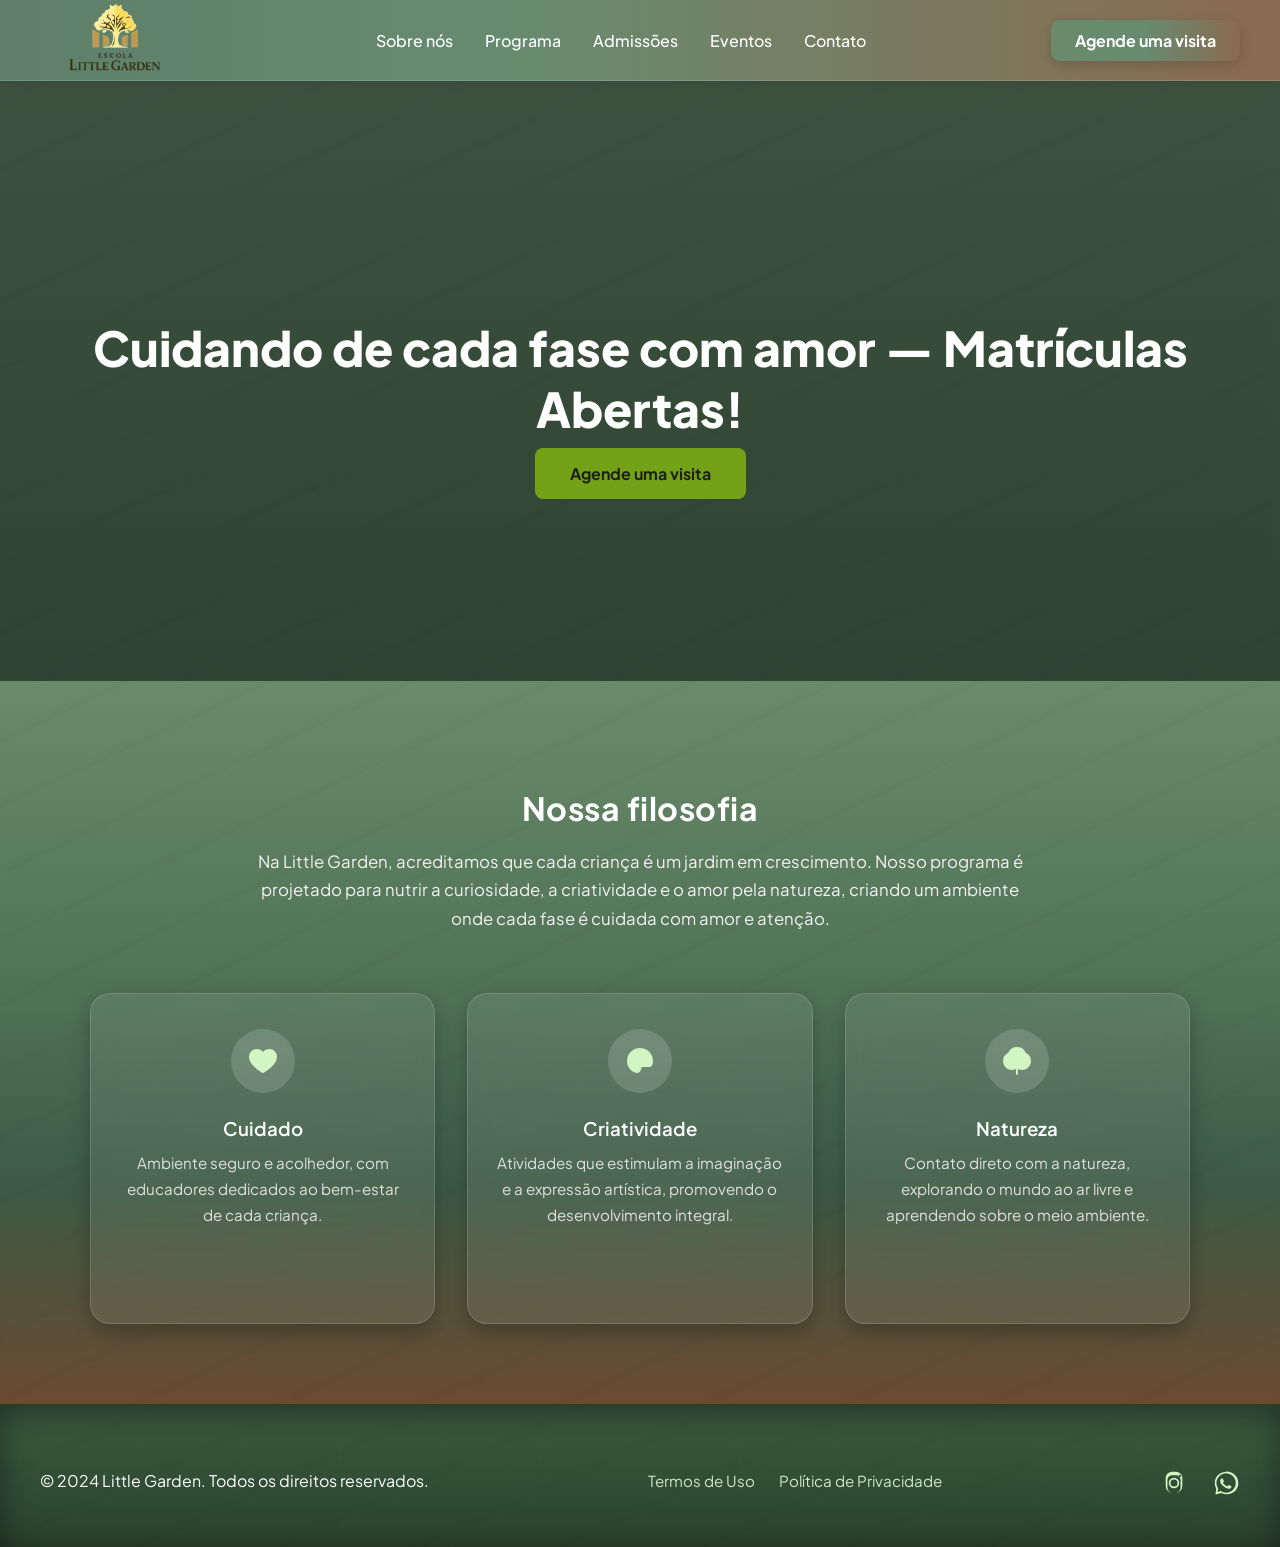
<file: index.html>
<!DOCTYPE html>
<html lang="pt-BR">
<head>
    <meta charset="utf-8">
    <meta name="viewport" content="width=device-width, initial-scale=1.0">
    <title>Little Garden</title>

    <!-- Fonte -->
    <link href="https://fonts.googleapis.com/css2?family=Plus+Jakarta+Sans:wght@400;500;700;800&display=swap" rel="stylesheet">
    
    <!-- Estilo externo -->
    <link rel="stylesheet" href="style.css">
</head>

<body>
    <div class="page">

        <!-- ===== HEADER ===== -->
     <header class="header">
  <div class="container">
    <div class="header-content">
      <div class="logo-area">
        <img src="logo.png" alt="Logo Little Garden" class="logo" />
      </div>

      <nav class="nav">
        <a href="sobrenos.html">Sobre nós</a>
        <a href="galeria.html">Programa</a>
        <a href="index.html">Admissões</a>
        <a href="metodologia.html">Eventos</a>
        <a href="matriculas.html">Contato</a>
      </nav>

      <a href="#" class="btn-visit">Agende uma visita</a>

      <button class="menu-button" aria-label="Abrir menu">
        <svg class="menu-icon" viewBox="0 0 24 24" fill="none" stroke="currentColor">
          <path d="M4 6h16M4 12h16m-7 6h7" stroke-linecap="round" stroke-linejoin="round" stroke-width="2" />
        </svg>
      </button>
    </div>
  </div>
</header>

        <!-- ===== HERO ===== -->
        <main class="main">
            <section class="hero">
                <video autoplay muted loop playsinline class="hero-video">
                    <source src="video-apresentação.mp4" type="video/mp4">
                    Seu navegador não suporta vídeos HTML5.
                </video>
                <div class="overlay"></div>
                <div class="hero-content">
                    <h1>Cuidando de cada fase com amor — Matrículas Abertas!</h1>
                    <a href="#" class="btn-hero">Agende uma visita</a>
                </div>
            </section>

            <!-- ===== SEÇÃO FILOSOFIA ===== -->
            <section id="filosofia">
                <div class="container">
                    <div class="philosophy-text">
                        <h2>Nossa filosofia</h2>
                        <p>Na Little Garden, acreditamos que cada criança é um jardim em crescimento. Nosso programa é projetado para nutrir a curiosidade, a criatividade e o amor pela natureza, criando um ambiente onde cada fase é cuidada com amor e atenção.</p>
                    </div>

                    <div class="philosophy-grid">
                        <div class="card">
                            <div class="icon">
                                <svg viewBox="0 0 256 256" width="32" height="32" fill="currentColor">
                                    <path d="M178,32c-20.65,0-38.73,8.88-50,23.89C116.73,40.88,98.65,32,78,32A62.07,62.07,0,0,0,16,94c0,70,103.79,126.66,108.21,129a8,8,0,0,0,7.58,0C136.21,220.66,240,164,240,94A62.07,62.07,0,0,0,178,32Z"/>
                                </svg>
                            </div>
                            <h3>Cuidado</h3>
                            <p>Ambiente seguro e acolhedor, com educadores dedicados ao bem-estar de cada criança.</p>
                        </div>

                        <div class="card">
                            <div class="icon">
                                <svg viewBox="0 0 256 256" width="32" height="32" fill="currentColor">
                                    <path d="M200.77,53.89A103.27,103.27,0,0,0,128,24h-1.07A104,104,0,0,0,24,128c0,43,26.58,79.06,69.36,94.17A32,32,0,0,0,136,192a16,16,0,0,1,16-16h46.21a31.81,31.81,0,0,0,31.2-24.88,104.43,104.43,0,0,0,2.59-24A103.28,103.28,0,0,0,200.77,53.89Z"/>
                                </svg>
                            </div>
                            <h3>Criatividade</h3>
                            <p>Atividades que estimulam a imaginação e a expressão artística, promovendo o desenvolvimento integral.</p>
                        </div>

                        <div class="card">
                            <div class="icon">
                                <svg viewBox="0 0 256 256" width="32" height="32" fill="currentColor">
                                    <path d="M198.1,62.6a76,76,0,0,0-140.2,0A72.27,72.27,0,0,0,16,127.8C15.89,166.62,47.36,199,86.14,200A71.68,71.68,0,0,0,120,192.49V232a8,8,0,0,0,16,0V192.49A71.45,71.45,0,0,0,168,200l1.86,0c38.78-1,70.25-33.36,70.14-72.18A72.26,72.26,0,0,0,198.1,62.6Z"/>
                                </svg>
                            </div>
                            <h3>Natureza</h3>
                            <p>Contato direto com a natureza, explorando o mundo ao ar livre e aprendendo sobre o meio ambiente.</p>
                        </div>
                    </div>
                </div>
            </section>
        </main>

        <!-- ===== FOOTER ===== -->
<footer class="footer">
  <div class="container footer-content">
    <p>© 2024 Little Garden. Todos os direitos reservados.</p>

    <div class="footer-links">
      <a href="#">Termos de Uso</a>
      <a href="#">Política de Privacidade</a>
    </div>

    <div class="footer-social">
      <a href="#" aria-label="Instagram">
        <svg xmlns="http://www.w3.org/2000/svg" width="28" height="28" fill="currentColor" viewBox="0 0 256 256">
          <path d="M128 80a48 48 0 1 0 48 48a48 48 0 0 0-48-48Zm0 80a32 32 0 1 1 32-32a32 32 0 0 1-32 32Zm52-84a12 12 0 1 1 12-12a12 12 0 0 1-12 12Zm24 8a60 60 0 0 0-60-60H112a60 60 0 0 0-60 60v72a60 60 0 0 0 60 60h32a60 60 0 0 0 60-60ZM128 216H112a44 44 0 0 1-44-44v-72a44 44 0 0 1 44-44h32a44 44 0 0 1 44 44v72a44 44 0 0 1-44 44Z"/>
        </svg>
      </a>

      <a href="#" aria-label="WhatsApp">
        <svg xmlns="http://www.w3.org/2000/svg" width="28" height="28" fill="currentColor" viewBox="0 0 256 256">
          <path d="M128 24a104 104 0 0 0-89.6 155.2L32 232l53.6-13.6A104 104 0 1 0 128 24Zm0 192a87.3 87.3 0 0 1-44.8-12.2l-3.2-1.9l-31.2 8l8.4-30.4l-2.1-3.4A88 88 0 1 1 128 216Zm45.2-61.5c-2.5-1.2-14.8-7.3-17.1-8.1s-4-1.2-5.7 1.2s-6.6 8.1-8.1 9.7s-3 1.8-5.5.6a71.2 71.2 0 0 1-21-12.9a78.9 78.9 0 0 1-14.4-17.9c-1.5-2.5 0-3.8 1.1-5s2.5-2.9 3.7-4.4s1.5-2.5 2.3-4.2s.4-3.1-.2-4.4s-5.7-13.7-7.8-18.8s-4.1-4.4-5.7-4.5h-4.9a9.4 9.4 0 0 0-6.8 3.1a28.2 28.2 0 0 0-8.7 20.9a49.4 49.4 0 0 0 10.3 28.1a111.6 111.6 0 0 0 43.2 35.9c16 6.9 22.3 7.5 30.3 6.3c4.9-.7 14.8-6 16.9-11.8s2-10.8 1.4-11.8s-2.2-1.7-4.7-2.9Z"/>
        </svg>
      </a>
    </div>
  </div>
</footer>

   
    </div>
</body>
</html>
</file>
<file: style.css>
:root {
    --primary: #73a117;
    --background-light: #f7f8f6;
    --background-dark: #1c2111;
    --foreground-light: #151711;
    --foreground-dark: #e2e5dc;
    --foreground-muted-light: #7b8764;
    --foreground-muted-dark: #a3b092;
    --border-light: #e2e5dc;
    --border-dark: #343c24;
}
/* ====== BASE ====== */
body {
    font-family: 'Plus Jakarta Sans', sans-serif;
    background-color: var(--background-light);
    color: var(--foreground-light);
    margin: 0;
    background: linear-gradient(180deg,
        #6a8b6a 0%,
        #4e7055 45%,
        #3c5a44 70%,
        #6b4a32 100%);
    overflow-x: hidden;
}

/* Textura de fundo opcional */
body::before {
    content: "";
    position: fixed;
    inset: 0;
    z-index: 0;
    background: repeating-linear-gradient(-25deg,
            rgba(0, 0, 0, 0.05) 0px,
            rgba(0, 0, 0, 0.05) 1px,
            transparent 10px,
            transparent 60px),
        repeating-radial-gradient(circle at 50% 50%,
            rgba(255, 255, 255, 0.02) 0,
            rgba(255, 255, 255, 0.02) 2px,
            transparent 4px,
            transparent 100px);
    opacity: 0.25;
    background-blend-mode: overlay;
    pointer-events: none;
}

.layout-container {
    position: relative;
    z-index: 1;
}

/* ====== HEADER ====== */

/* ====== HEADER ====== */
.header {
  position: sticky;
  top: 0;
  background: linear-gradient(90deg, #5f7f68 0%, #678b70 40%, #8b6a50 100%);
  border-bottom: 1px solid rgba(255, 255, 255, 0.15);
  backdrop-filter: blur(8px);
  z-index: 100;
  box-shadow: 0 2px 10px rgba(0, 0, 0, 0.1);
}

.container {
  max-width: 1200px;
  margin: 0 auto;
  padding: 0 2rem;
}

.header-content {
  display: flex;
  align-items: center;
  justify-content: space-between;
  height: 5rem;
}

.logo {
  height: 150px;
}

/* ====== NAV ====== */
.nav {
  display: flex;
  align-items: center;
}

.nav a {
  margin: 0 1rem;
  text-decoration: none;
  color: #ffffff;
  font-weight: 500;
  transition: color 0.2s ease, transform 0.2s ease;
}

.nav a:hover {
  color: #d6f7c4;
  transform: scale(1.05);
}

/* ====== BOTÃO “AGENDE UMA VISITA” ====== */
.btn-visit {
  background: linear-gradient(90deg, #6a8b6a 0%, #678b70 50%, #8b6a50 100%);
  color: #ffffff;
  padding: 10px 24px;
  border-radius: 0.6rem;
  font-weight: 700;
  text-decoration: none;
  transition: all 0.3s ease;
  box-shadow: 0 4px 12px rgba(0, 0, 0, 0.15);
  border: none;
}

.btn-visit:hover {
  background: linear-gradient(90deg, #739c73 0%, #739c73 40%, #9c775a 100%);
  transform: translateY(-3px);
  box-shadow: 0 6px 14px rgba(0, 0, 0, 0.25);
}

/* ====== MENU MOBILE ====== */
.menu-button {
  display: none;
  background: none;
  border: none;
  cursor: pointer;
  color: #fff;
}

.menu-icon {
  width: 32px;
  height: 32px;
}

/* ====== RESPONSIVIDADE ====== */
@media (max-width: 900px) {
  .header-content {
    flex-wrap: wrap;
  }

  .nav {
    position: absolute;
    top: 5rem;
    right: 0;
    background: rgba(95, 127, 104, 0.98);
    flex-direction: column;
    width: 100%;
    max-height: 0;
    overflow: hidden;
    text-align: center;
    transition: max-height 0.4s ease;
  }

  .nav a {
    display: block;
    margin: 1rem 0;
    font-size: 1.2rem;
  }

  .nav.active {
    max-height: 400px; /* abre o menu */
  }

  .btn-visit {
    display: none; /* Esconde o botão no mobile */
  }

  .menu-button {
    display: block;
  }

  .logo {
    height: 100px;
  }
}

/* ===== HERO ===== */
.hero {
    position: relative;
    height: 600px;
    display: flex;
    align-items: center;
    justify-content: center;
    text-align: center;
    color: white;
    overflow: hidden;
}

.hero-video {
    position: absolute;
    width: 100%;
    height: 100%;
    object-fit: cover;
}

.overlay {
    position: absolute;
    inset: 0;
    background: rgba(0, 0, 0, 0.4);
}

.hero-content {
    position: relative;
    z-index: 1;
}

.hero h1 {
    font-size: 3rem;
    font-weight: 800;
    margin-bottom: 1.5rem;
}

.btn-hero {
    background: var(--primary);
    color: var(--background-dark);
    padding: 15px 35px;
    border-radius: 0.5rem;
    font-weight: 700;
    text-decoration: none;
    transition: background 0.3s;
}

.btn-hero:hover {
    background: #8cc520;
}
/* ===== SEÇÃO FILOSOFIA (com textura e degradê) ===== */
#filosofia {
  position: relative;
  overflow: hidden;
  padding: 80px 0;
  text-align: center;
  color: #fff;

  /* Degradê de fundo (verde ao marrom) */
  background: linear-gradient(
    180deg,
    #6a8b6a 0%,
    #4e7055 45%,
    #3c5a44 70%,
    #6b4a32 100%
  );
}

/* Textura e ondas simuladas */
#filosofia::before {
  content: "";
  position: absolute;
  inset: 0;
  background:
    /* ondas horizontais suaves */
    repeating-linear-gradient(
      -25deg,
      rgba(0, 0, 0, 0.05) 0px,
      rgba(0, 0, 0, 0.05) 1px,
      transparent 10px,
      transparent 60px
    ),
    /* textura radial leve */
    repeating-radial-gradient(
      circle at 50% 50%,
      rgba(255, 255, 255, 0.015) 0,
      rgba(255, 255, 255, 0.015) 2px,
      transparent 4px,
      transparent 100px
    );
  opacity: 0.3;
  background-blend-mode: overlay;
  z-index: 0;
}

/* Garante que o conteúdo fique acima da textura */
#filosofia .container {
  position: relative;
  z-index: 1;
  max-width: 1100px;
  margin: 0 auto;
  padding: 0 20px;
}

/* Título e texto */
#filosofia h2 {
  color: #fff;
  font-weight: 700;
  margin-bottom: 20px;
  font-size: 2rem;
  letter-spacing: 0.5px;
}

#filosofia p {
  color: #f3f3f3;
  max-width: 800px;
  margin: 0 auto 60px;
  line-height: 1.7;
  font-size: 1.05rem;
}

/* ===== GRID DOS CARDS ===== */
.philosophy-grid {
  display: flex;
  justify-content: center;
  align-items: stretch;
  flex-wrap: wrap;
  gap: 2rem;
}

/* ===== CARD ===== */
#filosofia .card {
  flex: 1 1 250px; /* Largura mínima 300px, cresce até caber */
  max-width: 340px;
  background: rgba(255, 255, 255, 0.08);
  border-radius: 20px;
  padding: 35px 25px;
  border: 1px solid rgba(255, 255, 255, 0.15);
  box-shadow: 0 8px 20px rgba(0, 0, 0, 0.25);
  transition: all 0.4s ease;
  backdrop-filter: blur(10px);
}

#filosofia .card:hover {
  transform: translateY(-6px);
  background: rgba(255, 255, 255, 0.15);
}

/* Ícones */
#filosofia .icon {
  background: rgba(255, 255, 255, 0.15);
  width: 64px;
  height: 64px;
  border-radius: 50%;
  margin: 0 auto 1.5rem auto;
  display: flex;
  align-items: center;
  justify-content: center;
  color: #d1f5c3;
}

/* Textos internos */
#filosofia .card h3 {
  color: #fff;
  font-weight: 600;
  margin-bottom: 10px;
}

#filosofia .card p {
  color: #e0e0e0;
  font-size: 0.95rem;
}

/* ===== RESPONSIVIDADE ===== */
@media (max-width: 960px) {
  .philosophy-grid {
    flex-direction: column;
    align-items: center;
  }
}
/* ===== FOOTER ===== */
.footer {
  position: relative;
  text-align: center;
  padding: 50px 0 40px;
  color: #ffffff;
  background: linear-gradient(180deg, #3b5a3f 0%, #345138 40%, #2e4a32 70%, #2b3f29 100%);
  box-shadow: inset 0 10px 30px rgba(0, 0, 0, 0.4); /* sombra vinda de cima */
}

/* textura sutil igual à seção filosofia */
.footer::before {
  content: "";
  position: absolute;
  inset: 0;
  background:
    repeating-linear-gradient(
      -25deg,
      rgba(0, 0, 0, 0.05) 0px,
      rgba(0, 0, 0, 0.05) 1px,
      transparent 10px,
      transparent 60px
    ),
    repeating-radial-gradient(
      circle at 50% 50%,
      rgba(255, 255, 255, 0.015) 0,
      rgba(255, 255, 255, 0.015) 2px,
      transparent 4px,
      transparent 100px
    );
  background-blend-mode: overlay;
  opacity: 0.3;
  z-index: 0;
}

.footer .container {
  position: relative;
  z-index: 1;
}

.footer-content {
  display: flex;
  flex-direction: column;
  align-items: center;
  gap: 1rem;
}

/* Links */
.footer-links {
  display: flex;
  gap: 1.5rem;
}

.footer-links a {
  color: #cce6cc;
  text-decoration: none;
  font-size: 0.95rem;
  transition: color 0.3s;
}

.footer-links a:hover {
  color: #d1f5c3;
}

/* Ícones sociais */
.footer-social {
  display: flex;
  gap: 1.5rem;
  margin-top: 10px;
}

.footer-social a {
  color: #d1f5c3;
  transition: transform 0.3s ease, color 0.3s ease;
}

.footer-social a:hover {
  color: #ffffff;
  transform: scale(1.15);
}

/* Responsividade */
@media (max-width: 600px) {
  .footer-links {
    flex-direction: column;
    gap: 0.5rem;
  }
}



/* ===== RESPONSIVO ===== */
@media (min-width: 768px) {
    .footer-content {
        flex-direction: row;
        justify-content: space-between;
    }

    .menu-button {
        display: none;
    }

    .nav {
        display: flex;
    }
}

@media (max-width: 767px) {
    .nav {
        display: none;
    }

    .menu-button {
        display: block;
    }
}
</file>
